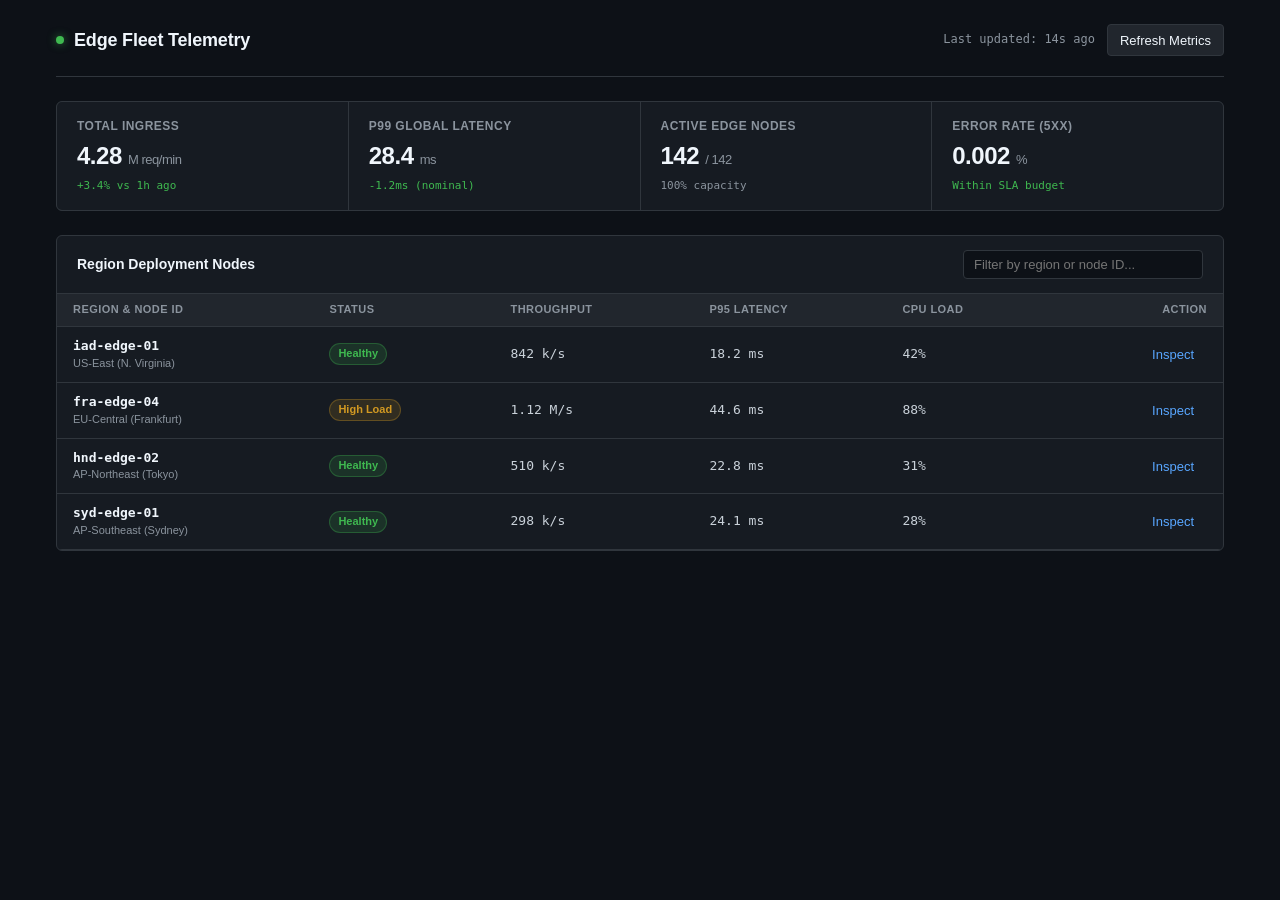
<file: examples/analytics-dashboard/index.html>
<!DOCTYPE html>
<html lang="en">
<head>
  <meta charset="UTF-8">
  <meta name="viewport" content="width=device-width, initial-scale=1.0">
  <title>Service Health & Edge Latency | Telemetry Console</title>
  <meta name="description" content="High-density real-time service health dashboard.">
  <link rel="stylesheet" href="styles.css">
</head>
<body>
  <!--
    DESIGN DECISION RECORD:
    Rejected Default 1: Giant circular gauge charts -> Dense tabular rows and status badges convey exact latency without wasting viewport area.
    Rejected Default 2: Multi-colored gradient cards -> Monochrome utilitarian borders with color strictly reserved for status states (active, degraded, error).
    Rejected Default 3: Hiding filtering behind nested menus -> Prominent inline search and environment pill toggles.
  -->
  <div class="app-layout">
    <header class="topbar">
      <div class="brand">
        <span class="status-dot live" aria-hidden="true"></span>
        <h1>Edge Fleet Telemetry</h1>
      </div>
      <div class="topbar-actions">
        <span class="sync-time" aria-live="polite">Last updated: 14s ago</span>
        <button class="btn btn-sm" id="btn-refresh" type="button">Refresh Metrics</button>
      </div>
    </header>

    <main class="dashboard-content">
      <!-- High-Density Metrics Bar -->
      <section class="summary-strip" aria-label="Key telemetry summary">
        <div class="summary-cell">
          <span class="label">Total Ingress</span>
          <span class="val">4.28 <span class="unit">M req/min</span></span>
          <span class="delta positive">+3.4% vs 1h ago</span>
        </div>
        <div class="summary-cell">
          <span class="label">p99 Global Latency</span>
          <span class="val">28.4 <span class="unit">ms</span></span>
          <span class="delta positive">-1.2ms (nominal)</span>
        </div>
        <div class="summary-cell">
          <span class="label">Active Edge Nodes</span>
          <span class="val">142 <span class="unit">/ 142</span></span>
          <span class="delta">100% capacity</span>
        </div>
        <div class="summary-cell">
          <span class="label">Error Rate (5xx)</span>
          <span class="val">0.002 <span class="unit">%</span></span>
          <span class="delta positive">Within SLA budget</span>
        </div>
      </section>

      <!-- Node Health Table -->
      <section class="panel" aria-label="Edge nodes list">
        <div class="panel-header">
          <h2>Region Deployment Nodes</h2>
          <div class="controls">
            <input type="search" id="node-search" class="search-input" placeholder="Filter by region or node ID..." aria-label="Filter nodes">
          </div>
        </div>

        <div class="table-wrap">
          <table class="data-table">
            <thead>
              <tr>
                <th scope="col">Region & Node ID</th>
                <th scope="col">Status</th>
                <th scope="col">Throughput</th>
                <th scope="col">p95 Latency</th>
                <th scope="col">CPU Load</th>
                <th scope="col" class="text-right">Action</th>
              </tr>
            </thead>
            <tbody id="nodes-tbody">
              <tr>
                <td>
                  <div class="cell-primary">iad-edge-01</div>
                  <div class="cell-sub">US-East (N. Virginia)</div>
                </td>
                <td><span class="badge badge-success">Healthy</span></td>
                <td class="tabular">842 k/s</td>
                <td class="tabular">18.2 ms</td>
                <td class="tabular">42%</td>
                <td class="text-right"><button class="btn btn-ghost btn-sm" type="button">Inspect</button></td>
              </tr>
              <tr>
                <td>
                  <div class="cell-primary">fra-edge-04</div>
                  <div class="cell-sub">EU-Central (Frankfurt)</div>
                </td>
                <td><span class="badge badge-warning">High Load</span></td>
                <td class="tabular">1.12 M/s</td>
                <td class="tabular">44.6 ms</td>
                <td class="tabular">88%</td>
                <td class="text-right"><button class="btn btn-ghost btn-sm" type="button">Inspect</button></td>
              </tr>
              <tr>
                <td>
                  <div class="cell-primary">hnd-edge-02</div>
                  <div class="cell-sub">AP-Northeast (Tokyo)</div>
                </td>
                <td><span class="badge badge-success">Healthy</span></td>
                <td class="tabular">510 k/s</td>
                <td class="tabular">22.8 ms</td>
                <td class="tabular">31%</td>
                <td class="text-right"><button class="btn btn-ghost btn-sm" type="button">Inspect</button></td>
              </tr>
              <tr>
                <td>
                  <div class="cell-primary">syd-edge-01</div>
                  <div class="cell-sub">AP-Southeast (Sydney)</div>
                </td>
                <td><span class="badge badge-success">Healthy</span></td>
                <td class="tabular">298 k/s</td>
                <td class="tabular">24.1 ms</td>
                <td class="tabular">28%</td>
                <td class="text-right"><button class="btn btn-ghost btn-sm" type="button">Inspect</button></td>
              </tr>
            </tbody>
          </table>
        </div>
      </section>
    </main>
  </div>
</body>
</html>
</file>
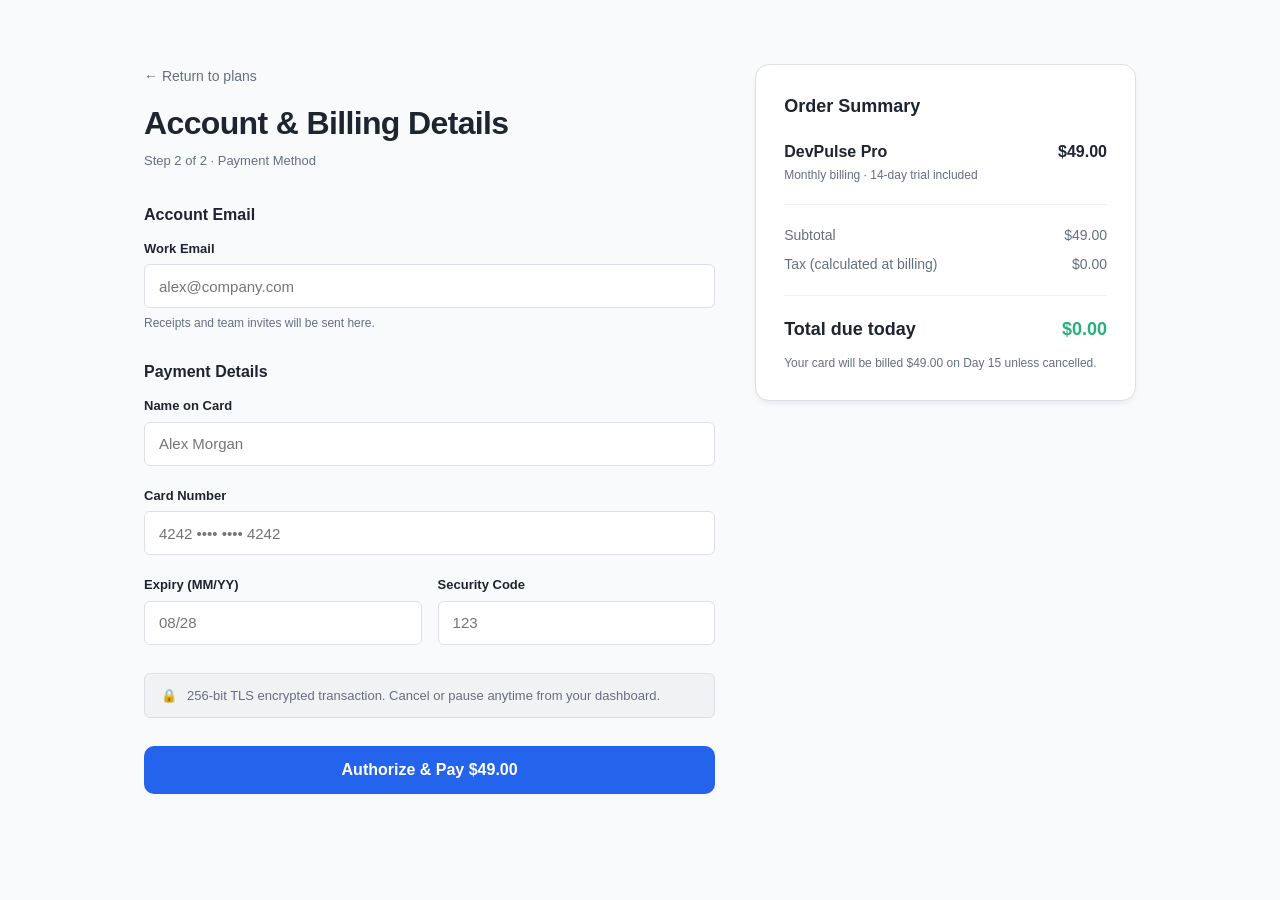
<file: examples/checkout-flow/index.html>
<!DOCTYPE html>
<html lang="en">
<head>
  <meta charset="UTF-8">
  <meta name="viewport" content="width=device-width, initial-scale=1.0">
  <title>Complete Your Subscription | Secure Checkout</title>
  <meta name="description" content="Transparent, secure checkout with instant verification.">
  <link rel="stylesheet" href="styles.css">
</head>
<body>
  <!--
    DESIGN DECISION RECORD:
    Rejected Default 1: Multi-page redirect wizard -> Single split-screen layout keeps cart total and line items constantly visible.
    Rejected Default 2: Aggressive instant form error red banners -> Used native :user-invalid so users aren't scolded while typing.
    Rejected Default 3: Fake countdown urgency timer -> Genuine security and cancel-anytime guarantee badges.
  -->
  <div class="checkout-layout">
    <!-- Left: Payment & Billing Form -->
    <main class="form-pane">
      <header class="checkout-header">
        <a href="#back" class="back-link">← Return to plans</a>
        <h1>Account & Billing Details</h1>
        <p class="step-indicator">Step 2 of 2 · Payment Method</p>
      </header>

      <form id="payment-form" class="checkout-form" novalidate>
        <fieldset class="form-section">
          <legend>Account Email</legend>
          <div class="field-group">
            <label for="email">Work Email</label>
            <input type="email" id="email" name="email" required placeholder="alex@company.com" autocomplete="email">
            <span class="field-hint">Receipts and team invites will be sent here.</span>
          </div>
        </fieldset>

        <fieldset class="form-section">
          <legend>Payment Details</legend>
          <div class="field-group">
            <label for="card-name">Name on Card</label>
            <input type="text" id="card-name" name="cardname" required placeholder="Alex Morgan" autocomplete="cc-name">
          </div>

          <div class="field-group">
            <label for="card-number">Card Number</label>
            <input type="tel" id="card-number" name="cardnumber" required placeholder="4242 •••• •••• 4242" maxlength="19" autocomplete="cc-number">
          </div>

          <div class="field-row">
            <div class="field-group">
              <label for="card-exp">Expiry (MM/YY)</label>
              <input type="text" id="card-exp" name="exp" required placeholder="08/28" maxlength="5" autocomplete="cc-exp">
            </div>
            <div class="field-group">
              <label for="card-cvc">Security Code</label>
              <input type="password" id="card-cvc" name="cvc" required placeholder="123" maxlength="4" autocomplete="cc-csc">
            </div>
          </div>
        </fieldset>

        <div class="trust-notice">
          <span class="lock-icon" aria-hidden="true">🔒</span>
          <span>256-bit TLS encrypted transaction. Cancel or pause anytime from your dashboard.</span>
        </div>

        <button type="submit" class="btn btn-primary btn-submit">
          <span>Authorize & Pay $49.00</span>
        </button>
      </form>
    </main>

    <!-- Right: Order Summary -->
    <aside class="summary-pane" aria-label="Order summary">
      <div class="summary-card">
        <h2>Order Summary</h2>
        <div class="order-item">
          <div>
            <strong>DevPulse Pro</strong>
            <p class="item-sub">Monthly billing · 14-day trial included</p>
          </div>
          <span class="item-price">$49.00</span>
        </div>

        <hr class="divider">

        <div class="summary-row">
          <span>Subtotal</span>
          <span>$49.00</span>
        </div>
        <div class="summary-row">
          <span>Tax (calculated at billing)</span>
          <span>$0.00</span>
        </div>

        <hr class="divider">

        <div class="summary-row total">
          <span>Total due today</span>
          <span class="total-amount">$0.00</span>
        </div>
        <p class="trial-note">Your card will be billed $49.00 on Day 15 unless cancelled.</p>
      </div>
    </aside>
  </div>
</body>
</html>
</file>
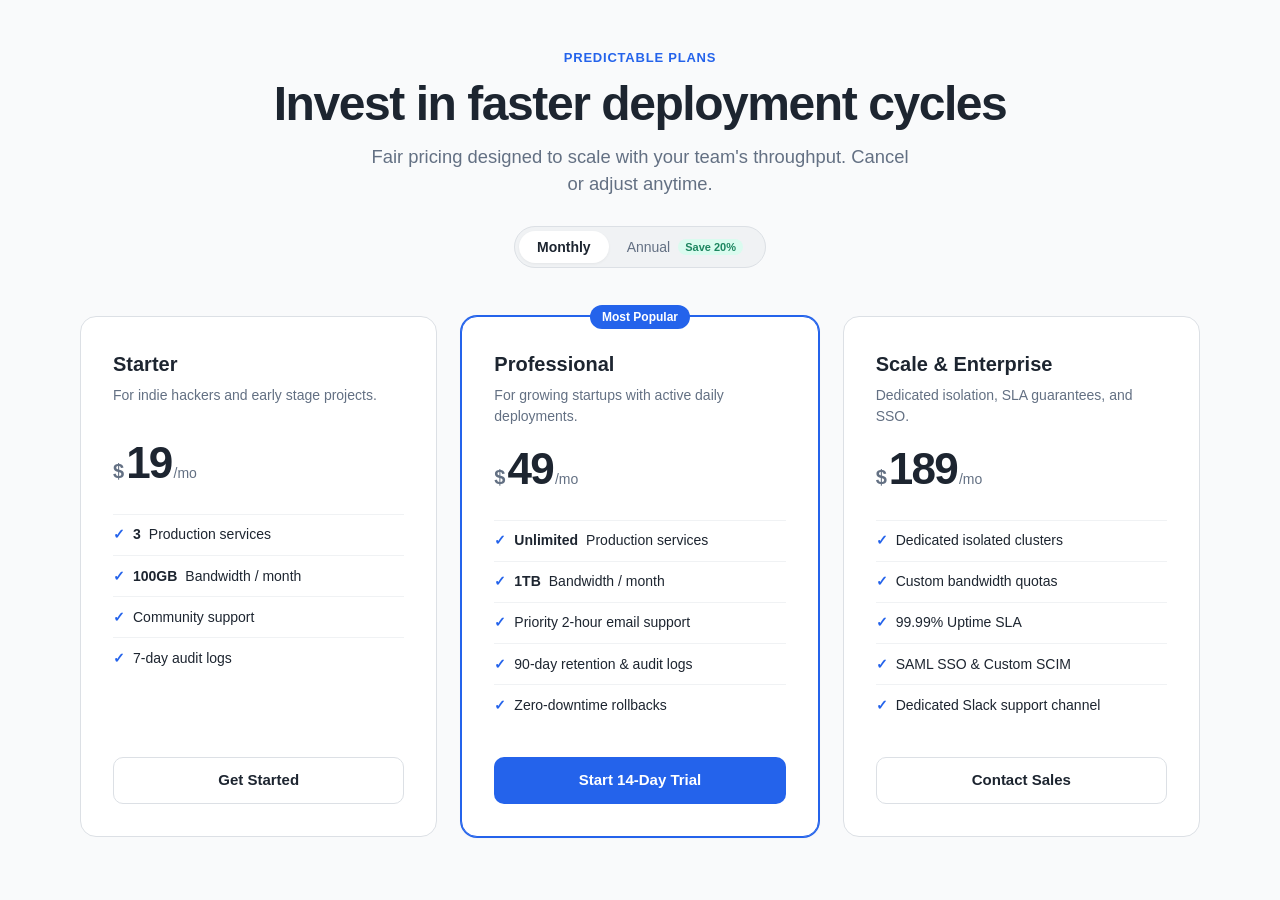
<file: examples/saas-pricing-tier/index.html>
<!DOCTYPE html>
<html lang="en">
<head>
  <meta charset="UTF-8">
  <meta name="viewport" content="width=device-width, initial-scale=1.0">
  <title>Pricing & Feature Comparison | DevPulse</title>
  <meta name="description" content="Transparent, predictable infrastructure pricing for engineering teams.">
  <link rel="stylesheet" href="styles.css">
</head>
<body>
  <!--
    DESIGN DECISION RECORD:
    Rejected Default 1: Neon purple glow on dark background -> Selected warm neutral precision palette for clear price legibility.
    Rejected Default 2: Centered decorative marketing hero -> Led directly with the pricing matrix and transparent billing toggle.
    Rejected Default 3: Hiding feature breakdown behind accordion tabs -> Put feature availability directly in the card hierarchy.
  -->
  <header class="page-header">
    <div class="container">
      <p class="eyebrow-tag">Predictable Plans</p>
      <h1>Invest in faster deployment cycles</h1>
      <p class="subtitle">Fair pricing designed to scale with your team's throughput. Cancel or adjust anytime.</p>
      
      <div class="billing-toggle-group" role="group" aria-label="Billing interval selection">
        <button id="toggle-monthly" class="toggle-btn active" type="button" aria-pressed="true">Monthly</button>
        <button id="toggle-annual" class="toggle-btn" type="button" aria-pressed="false">Annual <span class="discount-badge">Save 20%</span></button>
      </div>
    </div>
  </header>

  <main class="container">
    <div class="pricing-grid">
      <!-- Starter Card -->
      <article class="pricing-card">
        <div class="card-header">
          <h2>Starter</h2>
          <p class="card-desc">For indie hackers and early stage projects.</p>
          <div class="price-wrap">
            <span class="currency">$</span>
            <span class="price-value" data-monthly="19" data-annual="15">19</span>
            <span class="period">/mo</span>
          </div>
        </div>
        <ul class="feature-list" aria-label="Starter plan features">
          <li><strong>3</strong> Production services</li>
          <li><strong>100GB</strong> Bandwidth / month</li>
          <li>Community support</li>
          <li>7-day audit logs</li>
        </ul>
        <a href="#signup-starter" class="btn btn-secondary">Get Started</a>
      </article>

      <!-- Pro Card (Featured) -->
      <article class="pricing-card featured">
        <div class="badge-featured" aria-hidden="true">Most Popular</div>
        <div class="card-header">
          <h2>Professional</h2>
          <p class="card-desc">For growing startups with active daily deployments.</p>
          <div class="price-wrap">
            <span class="currency">$</span>
            <span class="price-value" data-monthly="49" data-annual="39">49</span>
            <span class="period">/mo</span>
          </div>
        </div>
        <ul class="feature-list" aria-label="Professional plan features">
          <li><strong>Unlimited</strong> Production services</li>
          <li><strong>1TB</strong> Bandwidth / month</li>
          <li>Priority 2-hour email support</li>
          <li>90-day retention & audit logs</li>
          <li>Zero-downtime rollbacks</li>
        </ul>
        <a href="#signup-pro" class="btn btn-primary">Start 14-Day Trial</a>
      </article>

      <!-- Enterprise Card -->
      <article class="pricing-card">
        <div class="card-header">
          <h2>Scale & Enterprise</h2>
          <p class="card-desc">Dedicated isolation, SLA guarantees, and SSO.</p>
          <div class="price-wrap">
            <span class="currency">$</span>
            <span class="price-value" data-monthly="189" data-annual="149">189</span>
            <span class="period">/mo</span>
          </div>
        </div>
        <ul class="feature-list" aria-label="Enterprise plan features">
          <li>Dedicated isolated clusters</li>
          <li>Custom bandwidth quotas</li>
          <li>99.99% Uptime SLA</li>
          <li>SAML SSO & Custom SCIM</li>
          <li>Dedicated Slack support channel</li>
        </ul>
        <a href="#contact-sales" class="btn btn-secondary">Contact Sales</a>
      </article>
    </div>
  </main>

  <script>
    const monthlyBtn = document.getElementById('toggle-monthly');
    const annualBtn = document.getElementById('toggle-annual');
    const prices = document.querySelectorAll('.price-value');

    function setBilling(isAnnual) {
      monthlyBtn.classList.toggle('active', !isAnnual);
      monthlyBtn.setAttribute('aria-pressed', !isAnnual);
      annualBtn.classList.toggle('active', isAnnual);
      annualBtn.setAttribute('aria-pressed', isAnnual);

      prices.forEach(el => {
        el.textContent = isAnnual ? el.getAttribute('data-annual') : el.getAttribute('data-monthly');
      });
    }

    monthlyBtn.addEventListener('click', () => setBilling(false));
    annualBtn.addEventListener('click', () => setBilling(true));
  </script>
</body>
</html>
</file>
<file: examples/analytics-dashboard/styles.css>
:root {
  --font-sans: -apple-system, BlinkMacSystemFont, "Segoe UI", Roboto, Helvetica, Arial, sans-serif;
  --font-mono: ui-monospace, SFMono-Regular, Menlo, Monaco, Consolas, monospace;

  --color-bg: #0d1117;
  --color-surface: #161b22;
  --color-surface-subtle: #21262d;
  --color-border: #30363d;
  
  --color-text-main: #c9d1d9;
  --color-text-bright: #f0f6fc;
  --color-text-muted: #8b949e;

  --color-green: #3fb950;
  --color-amber: #d29922;
  --color-blue: #58a6ff;

  --radius-sm: 4px;
  --radius-md: 6px;
  --radius-lg: 8px;

  --ease-snappy: cubic-bezier(0.16, 1, 0.3, 1);
}

*, *::before, *::after {
  box-sizing: border-box;
  margin: 0;
  padding: 0;
}

body {
  font-family: var(--font-sans);
  background-color: var(--color-bg);
  color: var(--color-text-main);
  line-height: 1.45;
  -webkit-font-smoothing: antialiased;
}

.app-layout {
  max-width: 1200px;
  margin: 0 auto;
  padding: 1.5rem 1rem;
}

/* Topbar */
.topbar {
  display: flex;
  align-items: center;
  justify-content: space-between;
  padding-bottom: 1.25rem;
  border-bottom: 1px solid var(--color-border);
  margin-bottom: 1.5rem;
}

.brand {
  display: flex;
  align-items: center;
  gap: 10px;
}

.status-dot.live {
  width: 8px;
  height: 8px;
  background-color: var(--color-green);
  border-radius: 50%;
  box-shadow: 0 0 8px rgba(63, 185, 80, 0.6);
}

h1 {
  font-size: 1.125rem;
  font-weight: 600;
  color: var(--color-text-bright);
  letter-spacing: -0.01em;
}

.topbar-actions {
  display: flex;
  align-items: center;
  gap: 12px;
}

.sync-time {
  font-size: 0.75rem;
  color: var(--color-text-muted);
  font-family: var(--font-mono);
}

/* Summary Strip */
.summary-strip {
  display: grid;
  grid-template-columns: repeat(auto-fit, minmax(200px, 1fr));
  gap: 1px;
  background-color: var(--color-border);
  border: 1px solid var(--color-border);
  border-radius: var(--radius-md);
  overflow: hidden;
  margin-bottom: 1.5rem;
}

.summary-cell {
  background-color: var(--color-surface);
  padding: 1rem 1.25rem;
  display: flex;
  flex-direction: column;
  gap: 4px;
}

.summary-cell .label {
  font-size: 0.75rem;
  color: var(--color-text-muted);
  text-transform: uppercase;
  letter-spacing: 0.04em;
  font-weight: 600;
}

.summary-cell .val {
  font-size: 1.5rem;
  font-weight: 700;
  color: var(--color-text-bright);
  font-variant-numeric: tabular-nums;
  letter-spacing: -0.02em;
}

.summary-cell .unit {
  font-size: 0.8125rem;
  font-weight: 400;
  color: var(--color-text-muted);
}

.summary-cell .delta {
  font-size: 0.6875rem;
  color: var(--color-text-muted);
  font-family: var(--font-mono);
}

.summary-cell .delta.positive {
  color: var(--color-green);
}

/* Panel & Table */
.panel {
  background-color: var(--color-surface);
  border: 1px solid var(--color-border);
  border-radius: var(--radius-md);
  overflow: hidden;
}

.panel-header {
  padding: 0.875rem 1.25rem;
  display: flex;
  align-items: center;
  justify-content: space-between;
  border-bottom: 1px solid var(--color-border);
}

.panel-header h2 {
  font-size: 0.875rem;
  font-weight: 600;
  color: var(--color-text-bright);
}

.search-input {
  background-color: var(--color-bg);
  border: 1px solid var(--color-border);
  color: var(--color-text-bright);
  font-family: inherit;
  font-size: 0.8125rem;
  padding: 6px 10px;
  border-radius: var(--radius-sm);
  width: 240px;
}

.search-input:focus-visible {
  outline: 2px solid var(--color-blue);
  border-color: transparent;
}

.table-wrap {
  overflow-x: auto;
}

.data-table {
  width: 100%;
  border-collapse: collapse;
  font-size: 0.8125rem;
  text-align: left;
}

.data-table th {
  background-color: var(--color-surface-subtle);
  color: var(--color-text-muted);
  font-weight: 600;
  font-size: 0.6875rem;
  text-transform: uppercase;
  letter-spacing: 0.04em;
  padding: 8px 16px;
  border-bottom: 1px solid var(--color-border);
}

.data-table td {
  padding: 10px 16px;
  border-bottom: 1px solid var(--color-border);
  white-space: nowrap;
}

.data-table tbody tr:hover {
  background-color: rgba(255, 255, 255, 0.02);
}

.cell-primary {
  font-weight: 600;
  color: var(--color-text-bright);
  font-family: var(--font-mono);
}

.cell-sub {
  font-size: 0.6875rem;
  color: var(--color-text-muted);
}

.tabular {
  font-family: var(--font-mono);
  font-variant-numeric: tabular-nums;
}

.text-right {
  text-align: right;
}

/* Badges */
.badge {
  display: inline-flex;
  align-items: center;
  padding: 2px 8px;
  border-radius: 9999px;
  font-size: 0.6875rem;
  font-weight: 600;
}

.badge-success {
  background-color: rgba(63, 185, 80, 0.15);
  color: var(--color-green);
  border: 1px solid rgba(63, 185, 80, 0.3);
}

.badge-warning {
  background-color: rgba(210, 153, 34, 0.15);
  color: var(--color-amber);
  border: 1px solid rgba(210, 153, 34, 0.3);
}

/* Buttons */
.btn {
  font-family: inherit;
  font-size: 0.8125rem;
  font-weight: 500;
  cursor: pointer;
  border-radius: var(--radius-sm);
  padding: 6px 12px;
  min-height: 32px;
  border: 1px solid var(--color-border);
  background-color: var(--color-surface-subtle);
  color: var(--color-text-bright);
  transition: all 120ms var(--ease-snappy);
}

.btn:hover {
  background-color: #2b313a;
  border-color: #484f58;
}

.btn-ghost {
  background: transparent;
  border-color: transparent;
  color: var(--color-blue);
}

.btn-ghost:hover {
  background-color: rgba(88, 166, 255, 0.1);
}

.btn:focus-visible {
  outline: 2px solid var(--color-blue);
  outline-offset: 1px;
}
</file>
<file: examples/checkout-flow/styles.css>
:root {
  --font-sans: -apple-system, BlinkMacSystemFont, "Segoe UI", Roboto, Helvetica, Arial, sans-serif;
  --font-mono: ui-monospace, SFMono-Regular, Menlo, Monaco, Consolas, monospace;

  --color-canvas: hsl(220 20% 98%);
  --color-surface: hsl(0 0% 100%);
  --color-surface-subtle: hsl(220 15% 95%);
  --color-border: hsl(220 14% 88%);
  --color-border-focus: hsl(221 83% 53%);

  --color-text-main: hsl(215 25% 15%);
  --color-text-muted: hsl(215 14% 45%);
  --color-brand: hsl(221 83% 53%);
  --color-brand-hover: hsl(221 83% 45%);

  --color-danger: hsl(350 78% 54%);
  --color-success: hsl(158 64% 42%);

  --radius-sm: 6px;
  --radius-md: 10px;
  --radius-lg: 14px;

  --shadow-card: 0 4px 6px -1px rgba(0, 0, 0, 0.05), 0 2px 4px -2px rgba(0, 0, 0, 0.03);
  --ease-snappy: cubic-bezier(0.16, 1, 0.3, 1);
}

*, *::before, *::after {
  box-sizing: border-box;
  margin: 0;
  padding: 0;
}

body {
  font-family: var(--font-sans);
  background-color: var(--color-canvas);
  color: var(--color-text-main);
  line-height: 1.5;
  -webkit-font-smoothing: antialiased;
}

.checkout-layout {
  min-height: 100vh;
  display: grid;
  grid-template-columns: 1fr;
  max-width: 1040px;
  margin: 0 auto;
  padding: 2rem 1.25rem;
  gap: 2.5rem;
}

@media (min-width: 820px) {
  .checkout-layout {
    grid-template-columns: 1.2fr 0.8fr;
    align-items: start;
    padding: 4rem 1.5rem;
  }
}

/* Header */
.checkout-header {
  margin-bottom: 2rem;
}

.back-link {
  display: inline-block;
  font-size: 0.875rem;
  color: var(--color-text-muted);
  text-decoration: none;
  margin-bottom: 0.75rem;
  transition: color 140ms ease;
}

.back-link:hover {
  color: var(--color-brand);
}

h1 {
  font-size: clamp(1.5rem, 1.3rem + 1vw, 2rem);
  font-weight: 700;
  letter-spacing: -0.02em;
  margin-bottom: 0.25rem;
}

.step-indicator {
  font-size: 0.8125rem;
  color: var(--color-text-muted);
  font-weight: 500;
}

/* Form */
.checkout-form {
  display: flex;
  flex-direction: column;
  gap: 1.75rem;
}

.form-section {
  border: none;
  display: flex;
  flex-direction: column;
  gap: 1.25rem;
}

.form-section legend {
  font-size: 1rem;
  font-weight: 600;
  margin-bottom: 0.75rem;
  color: var(--color-text-main);
}

.field-group {
  display: flex;
  flex-direction: column;
  gap: 6px;
}

.field-row {
  display: grid;
  grid-template-columns: 1fr 1fr;
  gap: 1rem;
}

label {
  font-size: 0.8125rem;
  font-weight: 600;
  color: var(--color-text-main);
}

input {
  font-family: inherit;
  font-size: 0.9375rem;
  padding: 10px 14px;
  border-radius: var(--radius-sm);
  border: 1px solid var(--color-border);
  background-color: var(--color-surface);
  color: var(--color-text-main);
  transition: border-color 140ms ease, box-shadow 140ms ease;
  min-height: 44px;
}

input:focus-visible {
  outline: none;
  border-color: var(--color-border-focus);
  box-shadow: 0 0 0 3px rgba(37, 99, 235, 0.15);
}

/* Subtle modern native validation */
input:user-invalid {
  border-color: var(--color-danger);
  background-color: hsl(350 100% 99%);
}

.field-hint {
  font-size: 0.75rem;
  color: var(--color-text-muted);
}

/* Trust notice */
.trust-notice {
  display: flex;
  align-items: center;
  gap: 10px;
  font-size: 0.8125rem;
  color: var(--color-text-muted);
  background-color: var(--color-surface-subtle);
  padding: 12px 16px;
  border-radius: var(--radius-sm);
  border: 1px solid var(--color-border);
}

/* Submit Button */
.btn-submit {
  font-family: inherit;
  font-size: 1rem;
  font-weight: 600;
  color: #fff;
  background-color: var(--color-brand);
  border: 1px solid transparent;
  padding: 14px 20px;
  border-radius: var(--radius-md);
  cursor: pointer;
  min-height: 48px;
  transition: background-color 150ms var(--ease-snappy);
}

.btn-submit:hover {
  background-color: var(--color-brand-hover);
}

.btn-submit:focus-visible {
  outline: 2px solid var(--color-brand);
  outline-offset: 2px;
}

/* Summary Pane */
.summary-card {
  background-color: var(--color-surface);
  border: 1px solid var(--color-border);
  border-radius: var(--radius-lg);
  padding: 1.75rem;
  box-shadow: var(--shadow-card);
}

.summary-card h2 {
  font-size: 1.125rem;
  font-weight: 600;
  margin-bottom: 1.25rem;
}

.order-item {
  display: flex;
  justify-content: space-between;
  align-items: flex-start;
  margin-bottom: 1rem;
}

.item-sub {
  font-size: 0.75rem;
  color: var(--color-text-muted);
  margin-top: 2px;
}

.item-price {
  font-weight: 600;
  font-variant-numeric: tabular-nums;
}

.divider {
  border: none;
  border-top: 1px solid var(--color-surface-subtle);
  margin: 1.25rem 0;
}

.summary-row {
  display: flex;
  justify-content: space-between;
  font-size: 0.875rem;
  color: var(--color-text-muted);
  margin-bottom: 0.5rem;
}

.summary-row.total {
  font-size: 1.125rem;
  font-weight: 700;
  color: var(--color-text-main);
  margin-top: 0.75rem;
}

.total-amount {
  color: var(--color-success);
  font-variant-numeric: tabular-nums;
}

.trial-note {
  font-size: 0.75rem;
  color: var(--color-text-muted);
  margin-top: 0.75rem;
  line-height: 1.4;
}
</file>
<file: examples/saas-pricing-tier/styles.css>
:root {
  /* Token Architecture: Semantic scales */
  --font-sans: -apple-system, BlinkMacSystemFont, "Segoe UI", Roboto, Helvetica, Arial, sans-serif;
  --font-mono: ui-monospace, SFMono-Regular, Menlo, Monaco, Consolas, monospace;

  --color-canvas: hsl(210 20% 98%);
  --color-surface: hsl(0 0% 100%);
  --color-surface-subtle: hsl(210 15% 95%);
  --color-border: hsl(210 14% 88%);
  --color-border-strong: hsl(210 14% 76%);

  --color-text-main: hsl(215 25% 15%);
  --color-text-muted: hsl(215 14% 45%);

  --color-brand: hsl(221 83% 53%);
  --color-brand-hover: hsl(221 83% 45%);
  --color-brand-light: hsl(221 100% 96%);

  --radius-sm: 6px;
  --radius-md: 10px;
  --radius-lg: 16px;

  --shadow-sm: 0 1px 3px rgba(0, 0, 0, 0.05);
  --shadow-hover: 0 12px 24px -6px rgba(0, 0, 0, 0.08);

  --ease-snappy: cubic-bezier(0.16, 1, 0.3, 1);
}

*, *::before, *::after {
  box-sizing: border-box;
  margin: 0;
  padding: 0;
}

body {
  font-family: var(--font-sans);
  background-color: var(--color-canvas);
  color: var(--color-text-main);
  line-height: 1.5;
  -webkit-font-smoothing: antialiased;
  padding: 3rem 1.25rem;
}

.container {
  max-width: 1120px;
  margin: 0 auto;
}

/* Header & Typography */
.page-header {
  text-align: center;
  margin-bottom: 3rem;
}

.eyebrow-tag {
  font-size: 0.8125rem;
  font-weight: 600;
  text-transform: uppercase;
  letter-spacing: 0.06em;
  color: var(--color-brand);
  margin-bottom: 0.5rem;
}

h1 {
  font-size: clamp(2rem, 1.6rem + 1.8vw, 3rem);
  font-weight: 700;
  letter-spacing: -0.03em;
  line-height: 1.15;
  margin-bottom: 0.75rem;
}

.subtitle {
  font-size: clamp(1rem, 0.95rem + 0.3vw, 1.15rem);
  color: var(--color-text-muted);
  max-width: 540px;
  margin: 0 auto 1.75rem;
}

/* Billing Toggle */
.billing-toggle-group {
  display: inline-flex;
  align-items: center;
  background-color: var(--color-surface-subtle);
  padding: 4px;
  border-radius: 9999px;
  border: 1px solid var(--color-border);
}

.toggle-btn {
  font-family: inherit;
  font-size: 0.875rem;
  font-weight: 500;
  color: var(--color-text-muted);
  background: transparent;
  border: none;
  padding: 8px 18px;
  border-radius: 9999px;
  cursor: pointer;
  transition: all 160ms var(--ease-snappy);
  display: inline-flex;
  align-items: center;
  gap: 8px;
}

.toggle-btn.active {
  background-color: var(--color-surface);
  color: var(--color-text-main);
  box-shadow: var(--shadow-sm);
  font-weight: 600;
}

.toggle-btn:focus-visible {
  outline: 2px solid var(--color-brand);
  outline-offset: 2px;
}

.discount-badge {
  font-size: 0.6875rem;
  font-weight: 700;
  color: hsl(158 64% 32%);
  background-color: hsl(158 80% 92%);
  padding: 2px 7px;
  border-radius: 9999px;
}

/* Pricing Grid */
.pricing-grid {
  display: grid;
  grid-template-columns: repeat(auto-fit, minmax(min(100%, 300px), 1fr));
  gap: 1.5rem;
  align-items: stretch;
}

.pricing-card {
  background-color: var(--color-surface);
  border: 1px solid var(--color-border);
  border-radius: var(--radius-lg);
  padding: 2rem;
  display: flex;
  flex-direction: column;
  position: relative;
  transition: transform 200ms var(--ease-snappy), box-shadow 200ms var(--ease-snappy);
}

.pricing-card:hover {
  box-shadow: var(--shadow-hover);
  transform: translateY(-2px);
}

.pricing-card.featured {
  border-color: var(--color-brand);
  box-shadow: 0 0 0 1px var(--color-brand), var(--shadow-sm);
}

.badge-featured {
  position: absolute;
  top: -12px;
  left: 50%;
  transform: translateX(-50%);
  background-color: var(--color-brand);
  color: #fff;
  font-size: 0.75rem;
  font-weight: 600;
  padding: 3px 12px;
  border-radius: 9999px;
}

.card-header h2 {
  font-size: 1.25rem;
  font-weight: 600;
  margin-bottom: 0.35rem;
}

.card-desc {
  font-size: 0.875rem;
  color: var(--color-text-muted);
  min-height: 2.6em;
  margin-bottom: 1.25rem;
}

.price-wrap {
  display: flex;
  align-items: baseline;
  gap: 2px;
  margin-bottom: 1.75rem;
}

.currency {
  font-size: 1.25rem;
  font-weight: 600;
  color: var(--color-text-muted);
}

.price-value {
  font-size: 2.75rem;
  font-weight: 700;
  letter-spacing: -0.04em;
  font-variant-numeric: tabular-nums;
  line-height: 1;
}

.period {
  font-size: 0.875rem;
  color: var(--color-text-muted);
}

/* Feature List */
.feature-list {
  list-style: none;
  margin-bottom: 2rem;
  flex-grow: 1;
}

.feature-list li {
  font-size: 0.875rem;
  color: var(--color-text-main);
  padding: 0.6rem 0;
  border-top: 1px solid var(--color-surface-subtle);
  display: flex;
  align-items: center;
  gap: 8px;
}

.feature-list li::before {
  content: "✓";
  color: var(--color-brand);
  font-weight: 700;
}

/* Buttons */
.btn {
  font-family: inherit;
  font-size: 0.9375rem;
  font-weight: 600;
  text-decoration: none;
  text-align: center;
  padding: 0.75rem 1.25rem;
  border-radius: var(--radius-md);
  transition: all 160ms var(--ease-snappy);
  display: inline-block;
  min-height: 44px;
  line-height: 1.35;
}

.btn-primary {
  background-color: var(--color-brand);
  color: #fff;
  border: 1px solid transparent;
}

.btn-primary:hover {
  background-color: var(--color-brand-hover);
}

.btn-secondary {
  background-color: var(--color-surface);
  color: var(--color-text-main);
  border: 1px solid var(--color-border);
}

.btn-secondary:hover {
  background-color: var(--color-surface-subtle);
  border-color: var(--color-border-strong);
}

.btn:focus-visible {
  outline: 2px solid var(--color-brand);
  outline-offset: 2px;
}

@media (prefers-reduced-motion: reduce) {
  .pricing-card, .btn, .toggle-btn {
    transition: none !important;
    transform: none !important;
  }
}
</file>
